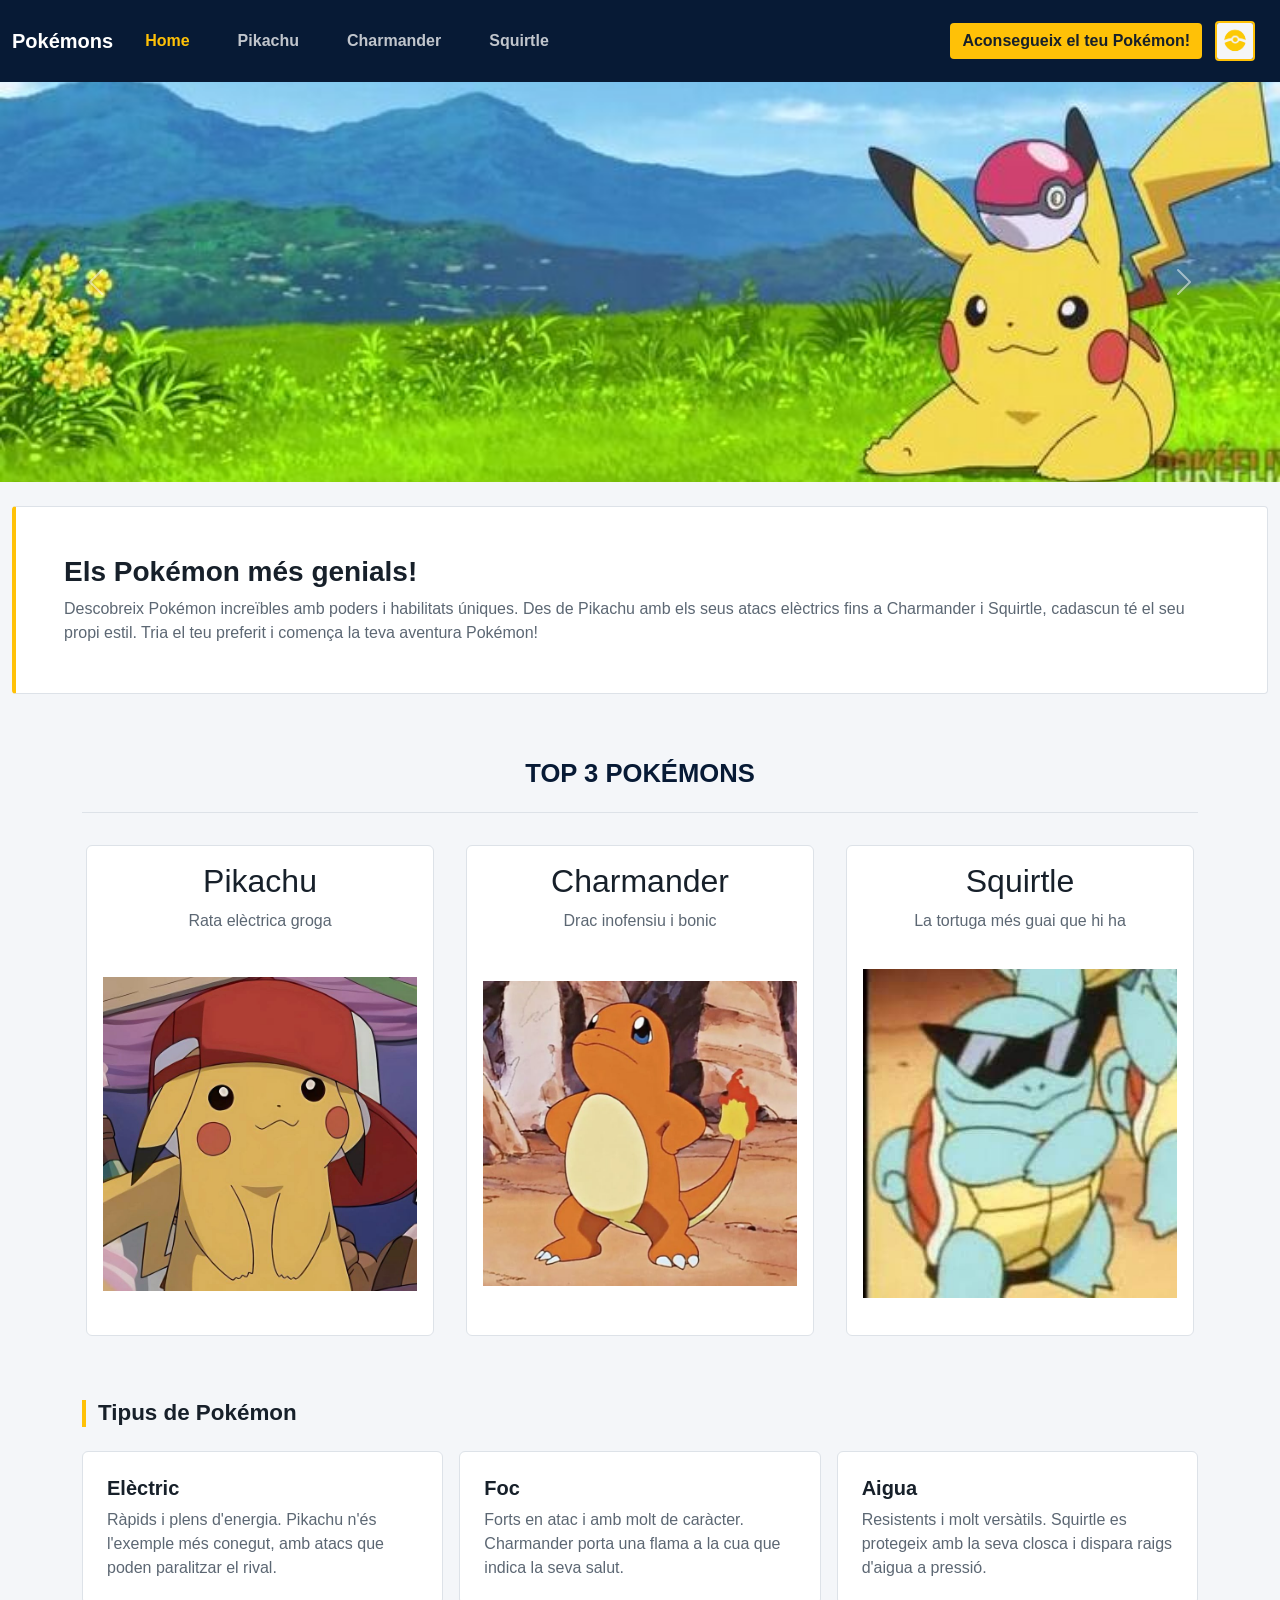
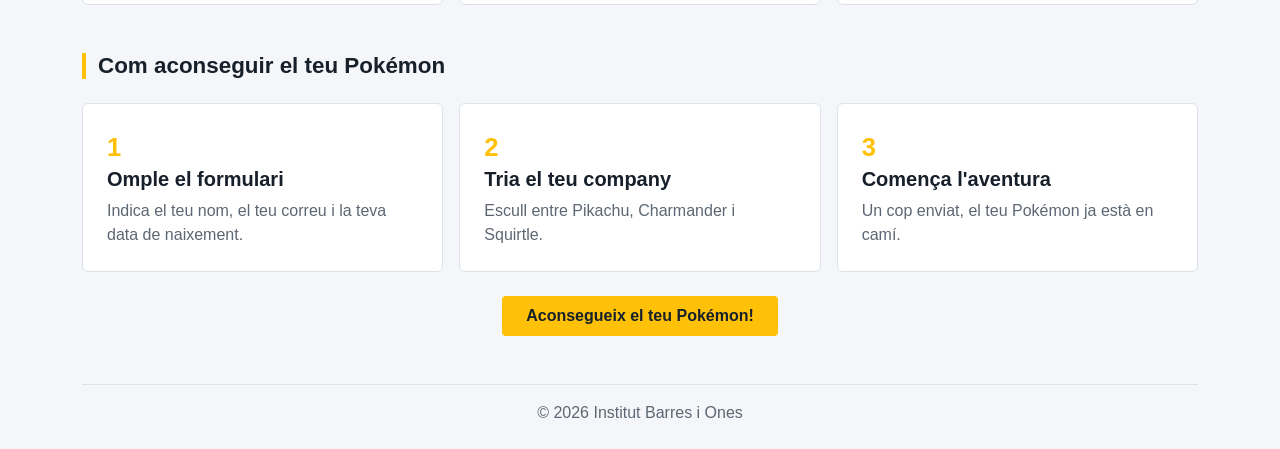
<file: index.html>
<!doctype html>
<html lang="ca">
<head>
    <meta charset="UTF-8">
    <meta name="viewport" content="width=device-width, initial-scale=1.0">

    <title>Pokémons</title>

    <link rel="stylesheet" href="https://cdn.jsdelivr.net/npm/bootstrap@5.3.8/dist/css/bootstrap.min.css">
    <link rel="stylesheet" href="Css/main.css">
</head>

<body>

<nav class="navbar navbar-expand-lg bg-body-tertiary">
    <div class="container-fluid">

        <a class="navbar-brand fw-bold" href="index.html">Pokémons</a>

        <button class="navbar-toggler" type="button"
            data-bs-toggle="collapse"
            data-bs-target="#navbarNav"
            aria-controls="navbarNav"
            aria-expanded="false"
            aria-label="Toggle navigation">

            <span class="navbar-toggler-icon"></span>
        </button>

        <div class="collapse navbar-collapse" id="navbarNav">

            <ul class="navbar-nav gap-3 fw-bold">

                <li class="nav-item">
                    <a class="nav-link active rounded px-3" aria-current="page" href="index.html">Home</a>
                </li>

                <li class="nav-item">
                    <a class="nav-link rounded px-3" href="pagines/Pikachu.html">Pikachu</a>
                </li>

                <li class="nav-item">
                    <a class="nav-link rounded px-3" href="pagines/Charmander.html">Charmander</a>
                </li>

                <li class="nav-item">
                    <a class="nav-link rounded px-3" href="pagines/Squirtle.html">Squirtle</a>
                </li>

            </ul>

            <a href="pagines/Form.html" class="btn btn-warning fw-bold ms-lg-auto mt-2 mt-lg-0">
                Aconsegueix el teu Pokémon!
            </a>

            <a href="pagines/Login.html" class="btn p-1 m-2">
                <img src="imgs/login.jpg" alt="Log in" class="login-img">
            </a>

        </div>
    </div>
</nav>

<div id="carouselExampleAutoplaying" class="carousel slide"
    data-bs-ride="carousel" data-bs-interval="3000">

    <div class="carousel-inner">

        <div class="carousel-item active">
            <img src="imgs/pik-carrousel.jpg" class="d-block w-100" alt="Pikachu">
        </div>

        <div class="carousel-item">
            <img src="imgs/char-banner.jpg" class="d-block w-100" alt="Charmander">
        </div>

        <div class="carousel-item">
            <img src="imgs/squir-banner.jpg" class="d-block w-100" alt="Squirtle">
        </div>

    </div>

    <button class="carousel-control-prev" type="button"
        data-bs-target="#carouselExampleAutoplaying" data-bs-slide="prev">

        <span class="carousel-control-prev-icon" aria-hidden="true"></span>
        <span class="visually-hidden">Previous</span>

    </button>

    <button class="carousel-control-next" type="button"
        data-bs-target="#carouselExampleAutoplaying" data-bs-slide="next">

        <span class="carousel-control-next-icon" aria-hidden="true"></span>
        <span class="visually-hidden">Next</span>

    </button>
</div>

<div class="container-fluid mt-4 mb-5">

    <div class="pokemon-description rounded-2 shadow-sm p-5 w-100">

        <h3 class="fw-bold">Els Pokémon més genials!</h3>

        <p class="mb-0">
            Descobreix Pokémon increïbles amb poders i habilitats úniques.
            Des de Pikachu amb els seus atacs elèctrics fins a Charmander
            i Squirtle, cadascun té el seu propi estil.
            Tria el teu preferit i comença la teva aventura Pokémon!
        </p>

    </div>
</div>

<div class="container">

    <header class="bg-primary text-white text-center p-3 mt-2">
        <h1>TOP 3 POKÉMONS</h1>
    </header>

    <main class="row my-3">

        <div class="col-12 col-md-6 col-lg-4 p-3">

            <div class="bg-light p-3 text-center h-100">

                <h2>Pikachu</h2>
                <p>Rata elèctrica groga</p>

                <img src="imgs/pikachu.jpg" class="img-fluid pokemon-img" alt="Pikachu">

            </div>
        </div>

        <div class="col-12 col-md-6 col-lg-4 p-3">

            <div class="bg-light p-3 text-center h-100">

                <h2>Charmander</h2>
                <p>Drac inofensiu i bonic</p>

                <img src="imgs/charmander.jpg" class="img-fluid pokemon-img" alt="Charmander">

            </div>
        </div>

        <div class="col-12 col-md-6 col-lg-4 p-3">

            <div class="bg-light p-3 text-center h-100">

                <h2>Squirtle</h2>
                <p>La tortuga més guai que hi ha</p>

                <img src="imgs/squirtle.jpg" class="img-fluid pokemon-img" alt="Squirtle">

            </div>
        </div>

    </main>

    <section class="my-5">

        <h2 class="section-title mb-4">Tipus de Pokémon</h2>

        <div class="row g-3">

            <div class="col-12 col-md-4">
                <div class="info-box p-4 h-100">
                    <h5 class="fw-bold">Elèctric</h5>
                    <p class="mb-0">
                        Ràpids i plens d'energia. Pikachu n'és l'exemple més conegut,
                        amb atacs que poden paralitzar el rival.
                    </p>
                </div>
            </div>

            <div class="col-12 col-md-4">
                <div class="info-box p-4 h-100">
                    <h5 class="fw-bold">Foc</h5>
                    <p class="mb-0">
                        Forts en atac i amb molt de caràcter. Charmander porta una
                        flama a la cua que indica la seva salut.
                    </p>
                </div>
            </div>

            <div class="col-12 col-md-4">
                <div class="info-box p-4 h-100">
                    <h5 class="fw-bold">Aigua</h5>
                    <p class="mb-0">
                        Resistents i molt versàtils. Squirtle es protegeix amb la seva
                        closca i dispara raigs d'aigua a pressió.
                    </p>
                </div>
            </div>

        </div>

    </section>

    <section class="my-5">

        <h2 class="section-title mb-4">Com aconseguir el teu Pokémon</h2>

        <div class="row g-3">

            <div class="col-12 col-md-4">
                <div class="info-box p-4 h-100">
                    <div class="step-number">1</div>
                    <h5 class="fw-bold">Omple el formulari</h5>
                    <p class="mb-0">Indica el teu nom, el teu correu i la teva data de naixement.</p>
                </div>
            </div>

            <div class="col-12 col-md-4">
                <div class="info-box p-4 h-100">
                    <div class="step-number">2</div>
                    <h5 class="fw-bold">Tria el teu company</h5>
                    <p class="mb-0">Escull entre Pikachu, Charmander i Squirtle.</p>
                </div>
            </div>

            <div class="col-12 col-md-4">
                <div class="info-box p-4 h-100">
                    <div class="step-number">3</div>
                    <h5 class="fw-bold">Comença l'aventura</h5>
                    <p class="mb-0">Un cop enviat, el teu Pokémon ja està en camí.</p>
                </div>
            </div>

        </div>

        <div class="text-center mt-4">
            <a href="pagines/Form.html" class="btn btn-warning fw-bold px-4 py-2">
                Aconsegueix el teu Pokémon!
            </a>
        </div>

    </section>

    <footer class="bg-primary text-white text-center p-3 mb-2">

        <p class="mb-0">© 2026 Institut Barres i Ones</p>

    </footer>

</div>

<script src="https://cdn.jsdelivr.net/npm/bootstrap@5.3.8/dist/js/bootstrap.bundle.min.js"></script>

</body>
</html>
</file>
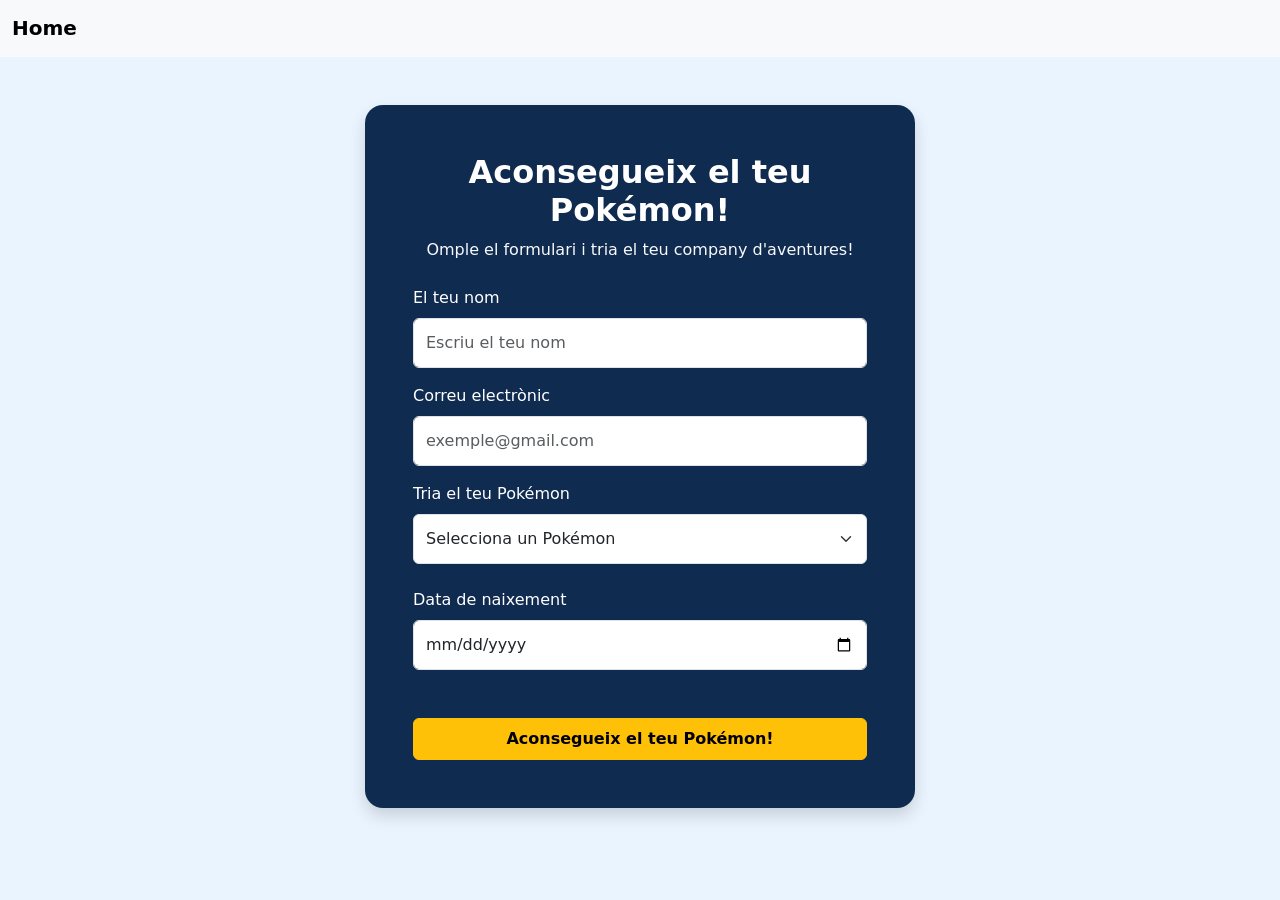
<file: pagines/Form.html>
<!doctype html>
<html lang="ca">

<head>
    <meta charset="utf-8">
    <meta name="viewport" content="width=device-width, initial-scale=1">

    <title>Aconsegueix el teu Pokémon!</title>

    <link href="https://cdn.jsdelivr.net/npm/bootstrap@5.3.8/dist/css/bootstrap.min.css" rel="stylesheet">
    <link rel="stylesheet" href="../Css/main.css">

    <script src="../javascript/form.js" defer></script>
</head>

<body class="form-page">

    <nav class="navbar navbar-expand-lg bg-body-tertiary">

        <div class="container-fluid">

            <a class="navbar-brand fw-bold" href="../index.html">Home</a>

        </div>

    </nav>

    <div class="container mt-5">

        <div class="pokemon-container mx-auto p-4 p-md-5 shadow">

            <h2 class="text-center fw-bold mb-2">
                Aconsegueix el teu Pokémon!
            </h2>

            <p class="text-center text-light mb-4">
                Omple el formulari i tria el teu company d'aventures!
            </p>

            <form id="formulari" onsubmit="cridaSubmit1(event)">

                <div class="mb-3">

                    <label for="nom" class="form-label">El teu nom</label>

                    <input type="text"
                        class="form-control"
                        id="nom"
                        name="nom"
                        placeholder="Escriu el teu nom"
                        required>

                </div>

                <div class="mb-3">

                    <label for="email" class="form-label">Correu electrònic</label>

                    <input type="email"
                        class="form-control"
                        id="email"
                        name="email"
                        placeholder="exemple@gmail.com"
                        required>

                </div>

                <div class="mb-4">

                    <label for="pokemon" class="form-label">Tria el teu Pokémon</label>

                    <select class="form-select" id="pokemon" name="pokemon" required>

                        <option value="" selected disabled>Selecciona un Pokémon</option>

                        <option value="Pikachu">Pikachu ⚡</option>
                        <option value="Charmander">Charmander 🔥</option>
                        <option value="Squirtle">Squirtle 💧</option>

                    </select>

                </div>

                <div class="mb-5">

                    <label for="naixament" class="form-label">Data de naixement</label>

                    <input type="date"
                        class="form-control"
                        id="naixament"
                        name="naixament"
                        required>

                </div>

                <button type="submit" class="btn btn-warning fw-bold w-100 py-2">

                    Aconsegueix el teu Pokémon!

                </button>

            </form>

        </div>

    </div>

    <script src="https://cdn.jsdelivr.net/npm/bootstrap@5.3.8/dist/js/bootstrap.bundle.min.js"></script>

</body>
</html>
</file>
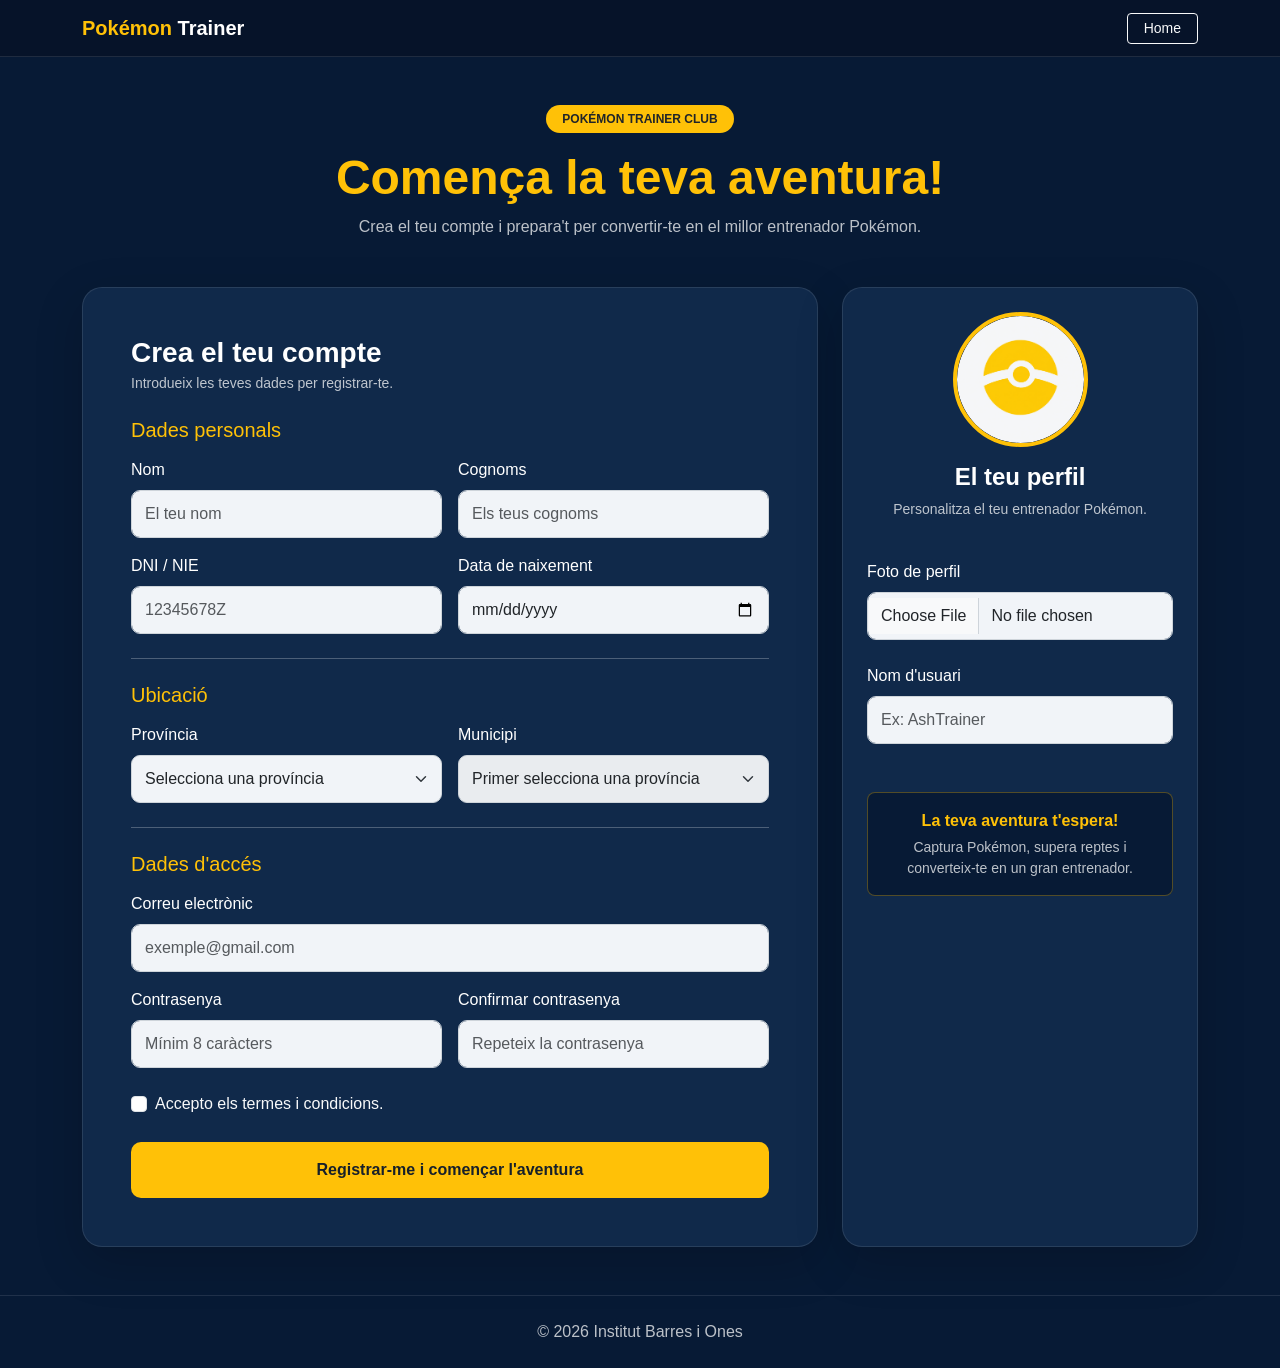
<file: pagines/Login.html>
<!doctype html>
<html lang="ca">

<head>
    <meta charset="utf-8">
    <meta name="viewport" content="width=device-width, initial-scale=1">

    <title>Aconsegueix el teu Pokémon!</title>

    <link href="https://cdn.jsdelivr.net/npm/bootstrap@5.3.8/dist/css/bootstrap.min.css" rel="stylesheet">
    <link rel="stylesheet" href="../Css/login.css">
    <script src="../javascript/Login.js" defer></script>
</head>

<body class="form-page">

    <nav class="navbar navbar-expand-lg navbar-dark">
        <div class="container">
            <a class="navbar-brand fw-bold" href="../index.html">
                <span class="text-warning">Pokémon</span> Trainer
            </a>

            <a href="../index.html" class="btn btn-outline-light btn-sm px-3">
                Home
            </a>
        </div>
    </nav>

    <main class="container py-5">

        <div class="text-center mb-5">
            <span class="badge rounded-pill bg-warning text-dark px-3 py-2 mb-3">
                POKÉMON TRAINER CLUB
            </span>

            <h1 class="fw-bold text-yellow display-5">
                Comença la teva aventura!
            </h1>

            <p class="text-light opacity-75">
                Crea el teu compte i prepara't per convertir-te en el millor entrenador Pokémon.
            </p>
        </div>

        <div class="row g-4 justify-content-center">

            <div class="col-lg-8">

                <div class="pokemon-container p-4 p-md-5 shadow-lg">

                    <div class="mb-4">
                        <h3 class="fw-bold mb-1">Crea el teu compte</h3>
                        <p class="text-light opacity-75 small">
                            Introdueix les teves dades per registrar-te.
                        </p>
                    </div>

                    <form id="formulari" novalidate>

                        <h5 class="form-section-title mb-3">Dades personals</h5>

                        <div class="row g-3">

                            <div class="col-md-6">
                                <label for="nom" class="form-label">Nom</label>
                                <input type="text" class="form-control" id="nom" name="nom"
                                    placeholder="El teu nom" required>
                            </div>

                            <div class="col-md-6">
                                <label for="cognoms" class="form-label">Cognoms</label>
                                <input type="text" class="form-control" id="cognoms" name="cognoms"
                                    placeholder="Els teus cognoms" required>
                            </div>

                            <div class="col-md-6">
                                <label for="DNI" class="form-label">DNI / NIE</label>
                                <input type="text" class="form-control" id="DNI" name="DNI"
                                    placeholder="12345678Z" required>
                                <div class="invalid-feedback">
                                    Introdueix un DNI o NIE vàlid.
                                </div>
                            </div>

                            <div class="col-md-6">
                                <label for="naixament" class="form-label">Data de naixement</label>
                                <input type="date" class="form-control" id="naixament"
                                    name="naixament" required>
                                <div class="invalid-feedback">
                                    Has de tenir almenys 18 anys.
                                </div>
                            </div>

                        </div>

                        <hr class="my-4">

                        <h5 class="form-section-title mb-3">Ubicació</h5>

                        <div class="row g-3">

                            <div class="col-md-6">
                                <label for="provincia" class="form-label">Província</label>

                                <select class="form-select" id="provincia" name="provincia" required>
                                    <option value="">Selecciona una província</option>
                                    <option value="barcelona">Barcelona</option>
                                    <option value="girona">Girona</option>
                                    <option value="lleida">Lleida</option>
                                    <option value="tarragona">Tarragona</option>
                                </select>
                            </div>

                            <div class="col-md-6">
                                <label for="municipi" class="form-label">Municipi</label>

                                <select class="form-select" id="municipi" name="municipi" disabled required>
                                    <option value="">Primer selecciona una província</option>
                                </select>
                            </div>

                        </div>

                        <hr class="my-4">

                        <h5 class="form-section-title mb-3">Dades d'accés</h5>

                        <div class="row g-3">

                            <div class="col-12">
                                <label for="email" class="form-label">Correu electrònic</label>
                                <input type="email" class="form-control" id="email" name="email"
                                    placeholder="exemple@gmail.com" required>
                            </div>

                            <div class="col-md-6">
                                <label for="password" class="form-label">Contrasenya</label>
                                <input type="password" class="form-control" id="password"
                                    name="password" placeholder="Mínim 8 caràcters"
                                    minlength="8" required>
                                <div class="invalid-feedback">
                                    La contrasenya ha de tenir almenys 8 caràcters.
                                </div>
                            </div>

                            <div class="col-md-6">
                                <label for="confirmar-password" class="form-label">
                                    Confirmar contrasenya
                                </label>
                                <input type="password" class="form-control"
                                    id="confirmar-password" name="confirmar-password"
                                    placeholder="Repeteix la contrasenya" required>
                                <div class="invalid-feedback">
                                    Les contrasenyes no coincideixen.
                                </div>
                            </div>

                            <div class="col-12">
                                <div class="form-check mt-2">
                                    <input type="checkbox" class="form-check-input"
                                        id="termes" name="termes" required>

                                    <label class="form-check-label text-light" for="termes">
                                        Accepto els termes i condicions.
                                    </label>
                                </div>
                            </div>

                        </div>

                        <button type="submit" class="btn btn-warning w-100 fw-bold py-3 mt-4">
                            Registrar-me i començar l'aventura
                        </button>

                    </form>

                </div>

            </div>

            <div class="col-lg-4">

                <div class="pokemon-container profile-card p-4 shadow-lg h-100">

                    <div class="text-center mb-4">
                        <div class="avatar mb-3">
                            <img id="preview" src="../imgs/login.jpg"
                                alt="Foto de perfil">
                        </div>

                        <h4 class="fw-bold">El teu perfil</h4>

                        <p class="text-light opacity-75 small">
                            Personalitza el teu entrenador Pokémon.
                        </p>
                    </div>

                    <div class="mb-4">
                        <label for="pfp" class="form-label">Foto de perfil</label>

                        <input type="file" class="form-control" id="pfp"
                            name="pfp" accept="image/*">
                    </div>

                    <div class="mb-4">
                        <label for="username" class="form-label">Nom d'usuari</label>

                        <input type="text" class="form-control" id="username"
                            name="username" placeholder="Ex: AshTrainer">
                    </div>

                    <div class="profile-message text-center p-3 rounded-3 mt-4">
                        <p class="mb-1 fw-bold text-warning">La teva aventura t'espera!</p>
                        <p class="small text-light opacity-75 mb-0">
                            Captura Pokémon, supera reptes i converteix-te en un gran entrenador.
                        </p>
                    </div>

                </div>

            </div>

        </div>

    </main>

    <footer class="text-center py-4">
        <p class="text-light opacity-75 mb-0">
            © 2026 Institut Barres i Ones
        </p>
    </footer>

    <script src="https://cdn.jsdelivr.net/npm/bootstrap@5.3.8/dist/js/bootstrap.bundle.min.js"></script>

</body>
</html>
</file>
<file: Css/main.css>
:root {
    --bg: #f4f6f9;
    --nav: #071a35;
    --line: #dde2e8;
    --accent: #ffc107;
    --text: #17202a;
    --muted: #5c6773;
}

body:not(.form-page) {
    background-color: var(--bg);
    color: var(--text);
    font-family: Arial, sans-serif;
}

body:not(.form-page) .navbar {
    background-color: var(--nav) !important;
    --bs-navbar-color: rgba(255, 255, 255, 0.75);
    --bs-navbar-hover-color: var(--accent);
    --bs-navbar-active-color: var(--accent);
    --bs-navbar-brand-color: white;
    --bs-navbar-brand-hover-color: var(--accent);
    --bs-navbar-toggler-border-color: rgba(255, 255, 255, 0.3);
}

body:not(.form-page) .navbar-toggler-icon {
    filter: invert(1);
}

body:not(.form-page) .navbar .nav-link {
    border-radius: 4px;
    padding-left: 12px;
    padding-right: 12px;
}

body:not(.form-page) .navbar .nav-link:hover {
    background-color: rgba(255, 255, 255, 0.08);
}

body:not(.form-page) .btn-warning {
    background-color: var(--accent);
    border: none;
    color: var(--text);
    border-radius: 4px;
}

body:not(.form-page) .btn-warning:hover {
    background-color: #e0a800;
}

.login-img {
    max-height: 40px;
    object-fit: contain;
    border: 2px solid var(--accent);
    border-radius: 4px;
}

.carousel img {
    width: 100%;
    height: 400px;
    object-fit: cover;
}

.pokemon-description {
    background-color: white !important;
    border: 1px solid var(--line);
    border-left: 4px solid var(--accent);
    border-radius: 4px !important;
    box-shadow: none !important;
}

.pokemon-description p {
    color: var(--muted);
}

header.bg-primary {
    background-color: transparent !important;
    border-bottom: 1px solid var(--line);
}

header.text-white {
    color: var(--nav) !important;
}

header h1 {
    font-size: 1.6rem;
    font-weight: 700;
}

main .bg-light {
    background-color: white !important;
    border: 1px solid var(--line);
    border-radius: 6px;
}

main .bg-light:hover {
    border-color: var(--accent);
}

main .bg-light p {
    color: var(--muted);
}

.pokemon-img {
    height: 370px;
    width: 100%;
    object-fit: contain;
}

.section-title {
    font-size: 1.4rem;
    font-weight: 700;
    border-left: 4px solid var(--accent);
    padding-left: 12px;
}

.info-box {
    background-color: white;
    border: 1px solid var(--line);
    border-radius: 6px;
}

.info-box p {
    color: var(--muted);
}

.step-number {
    font-size: 1.6rem;
    font-weight: 700;
    color: var(--accent);
}

.card {
    --bs-card-bg: white;
    --bs-card-border-color: var(--line);
    border-radius: 6px;
    box-shadow: none !important;
}

.pokemon-detail-img {
    max-height: 320px;
    width: 100%;
    object-fit: contain;
}

footer {
    margin-top: 20px;
    border-top: 1px solid var(--line);
}

footer.bg-primary {
    background-color: transparent !important;
}

footer.text-white {
    color: var(--muted) !important;
}

.form-page {
    background-color: #eaf4ff;
}

.pokemon-container {
    background-color: #102b50;
    color: white;
    max-width: 550px;
    border-radius: 18px;
}

.pokemon-container .form-control,
.pokemon-container .form-select {
    padding: 12px;
}

.form-section-title {
    color: #f5c542;
    font-weight: 700;
    border-left: 4px solid #f5c542;
    padding-left: 12px;
}

.form-page .navbar {
    background: #101b35;
    border-bottom: 1px solid rgba(255, 255, 255, 0.1);
}

.form-page footer {
    background: #101b35;
}

@media (max-width: 576px) {
    .carousel img {
        height: 220px;
    }

    .pokemon-img {
        height: 280px;
    }
}
</file>
<file: Css/login.css>
body {
    background-color: #071a35;
    color: white;
    font-family: Arial, sans-serif;
}

.navbar {
    background-color: #061329;
    border-bottom: 1px solid rgba(255, 255, 255, 0.1);
}

.text-yellow {
    color: #ffc107;
}

.pokemon-container {
    background-color: #10294a;
    border: 1px solid rgba(255, 255, 255, 0.1);
    border-radius: 20px;
}

.form-section-title {
    color: #ffc107;
}

.form-label {
    color: white;
    font-weight: 500;
}

.form-control,
.form-select {
    background-color: #f1f4f8;
    border: 1px solid #ced4da;
    border-radius: 9px;
    padding: 11px 13px;
}

.form-control:focus,
.form-select:focus {
    background-color: white;
    border-color: #ffc107;
    box-shadow: 0 0 0 0.2rem rgba(255, 193, 7, 0.2);
}

.form-control.is-invalid,
.form-select.is-invalid {
    border: 2px solid #dc3545;
    background-image: none;
}

.form-control.is-valid,
.form-select.is-valid {
    border: 2px solid #198754;
    background-image: none;
}

.form-check-input {
    cursor: pointer;
}

.form-check-input:checked {
    background-color: #ffc107;
    border-color: #ffc107;
}

.btn-warning {
    background-color: #ffc107;
    border: none;
    color: #17202a;
    border-radius: 10px;
    transition: 0.2s;
}

.btn-warning:hover {
    background-color: #e0a800;
    transform: translateY(-2px);
}

.profile-card {
    display: flex;
    flex-direction: column;
}

.avatar {
    width: 135px;
    height: 135px;
    border-radius: 50%;
    overflow: hidden;
    margin: 0 auto;
    border: 4px solid #ffc107;
    background-color: #071a35;
    display: flex;
    align-items: center;
    justify-content: center;
}

.avatar img {
    width: 100%;
    height: 100%;
    object-fit: cover;
    border-radius: 50%;
}

.profile-message {
    background-color: #071a35;
    border: 1px solid rgba(255, 193, 7, 0.3);
}

footer {
    border-top: 1px solid rgba(255, 255, 255, 0.1);
}

.invalid-feedback {
    color: #ff6b75;
}

@media (max-width: 768px) {
    .display-5 {
        font-size: 2rem;
    }

    .pokemon-container {
        padding: 24px !important;
    }
}
</file>
